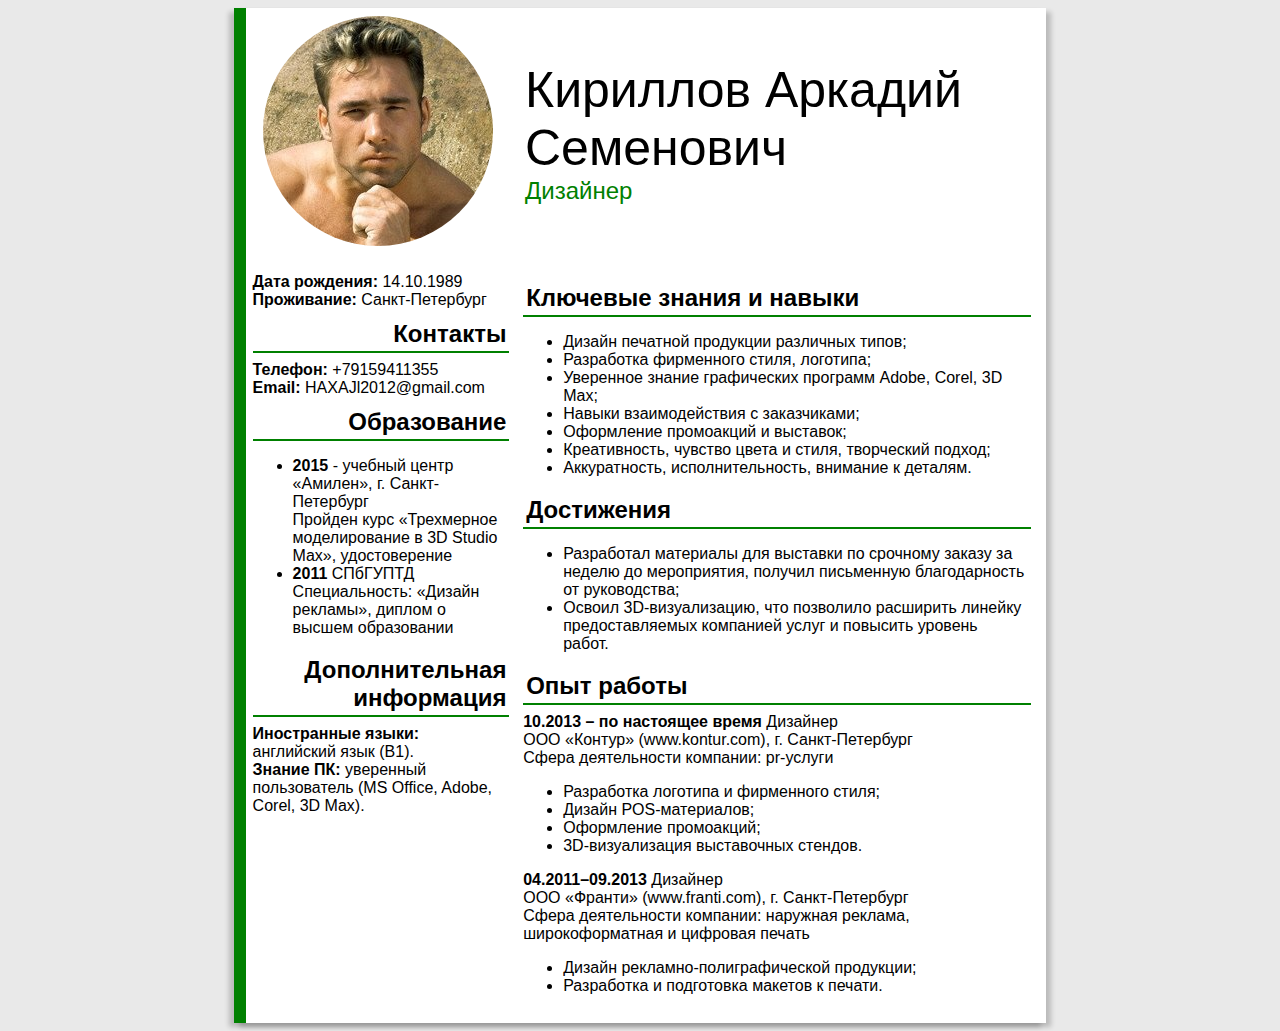
<file: HTML + CSS/index.html>
<!DOCTYPE HTML PUBLIC "-//W3C//DTD HTML 4.01//EN" "http://www.w3.org/TR/html4/strict.dtd">
<html>
	<head>
		<title>CV</title>
		<meta http-equiv="Content-Type" content="text/html; charset=utf-8">
		<link rel="stylesheet" type="text/css" href="style.css" />
	</head>
	<body>
		<div id="wrapper">
			<div id="header">
				<div class="left_column">
					<div class="center_vertically center_horizontally">
					<img src="images/avatar.jpg" id="avatar">
				</div>
				</div>
				<div class="right_column">
					<div class="center_vertically">
						<div id="header_name">Кириллов Аркадий Семенович</div>
						<div id="header_position">Дизайнер</div>
					</div>
				</div>
			</div>
			<div id="content">
				<div class="left_column">
					<div class="content_section">
						<b>Дата рождения:</b> 14.10.1989 <br> 
						<b>Проживание:</b> Санкт-Петербург<br> 
					</div>
					<div class="content_section">
						<div class="section_title">Контакты</div>
						<b>Телефон:</b> +79159411355<br>
						<b>Email:</b> HAXAJl2012@gmail.com<br>
					</div>
					<div class="content_section">
						<div class="section_title">Образование</div>
							<ul>
								<li><b>2015</b> - yчебный центр «Амилен», г. Санкт-Петербург<br>
									Пройден курс «Трехмерное моделирование в 3D Studio Max», удостоверение</li>
								<li><b>2011</b> СПбГУПТД<br>
									Специальность: «Дизайн рекламы», диплом о высшем образовании</li>
							</ul>
					</div>
					<div class="content_section">
						<div class="section_title">Дополнительная информация</div>
							<b>Иностранные языки:</b> английский язык (B1).<br>
							<b>Знание ПК:</b> уверенный пользователь (MS Office, Adobe, Corel, 3D Max).
					</div>
				</div>

				<div class="right_column">
					<div class="content_section">
						<div class="section_title">Ключевые знания и навыки</div>
						 <ul>
						 	<li>Дизайн печатной продукции различных типов;</li>
							<li>Разработка фирменного стиля, логотипа;</li>
							<li>Уверенное знание графических программ Adobe, Corel, 3D Max;</li>
							<li>Навыки взаимодействия с заказчиками;</li>
							<li>Оформление промоакций и выставок;</li>
							<li>Креативность, чувство цвета и стиля, творческий подход;</li>
							<li>Аккуратность, исполнительность, внимание к деталям.</li>
						 </ul>
					</div>
					<div class="content_section">
						<div class="section_title">Достижения</div>
							 <ul>
							 	<li>Разработал материалы для выставки по срочному заказу за неделю до мероприятия, получил письменную благодарность от руководства;</li>
							 	<li>Освоил 3D-визуализацию, что позволило расширить линейку предоставляемых компанией услуг и повысить уровень работ.</li>
							 </ul>
					</div>
					<div class="content_section">
						<div class="section_title">Опыт работы</div>
							<b>10.2013 – по настоящее время</b> Дизайнер<br>  
							ООО «Контур» (www.kontur.com), г. Санкт-Петербург<br>
							Сфера деятельности компании: pr-услуги
							<ul>
								<li>Разработка логотипа и фирменного стиля;</li>
								<li>Дизайн POS-материалов;</li>
								<li>Оформление промоакций;</li>
								<li>3D-визуализация выставочных стендов.</li>
							</ul>
							<b>04.2011–09.2013</b> Дизайнер<br>
							ООО «Франти» (www.franti.com), г. Санкт-Петербург<br>
							Сфера деятельности компании: наружная реклама, широкоформатная и цифровая печать
							<ul>
								<li>Дизайн рекламно-полиграфической продукции;</li>
								<li>Разработка и подготовка макетов к печати.</li>
							</ul>
					</div>
				</div>
			</div>
		</div>
	</body>
</html>
</file>
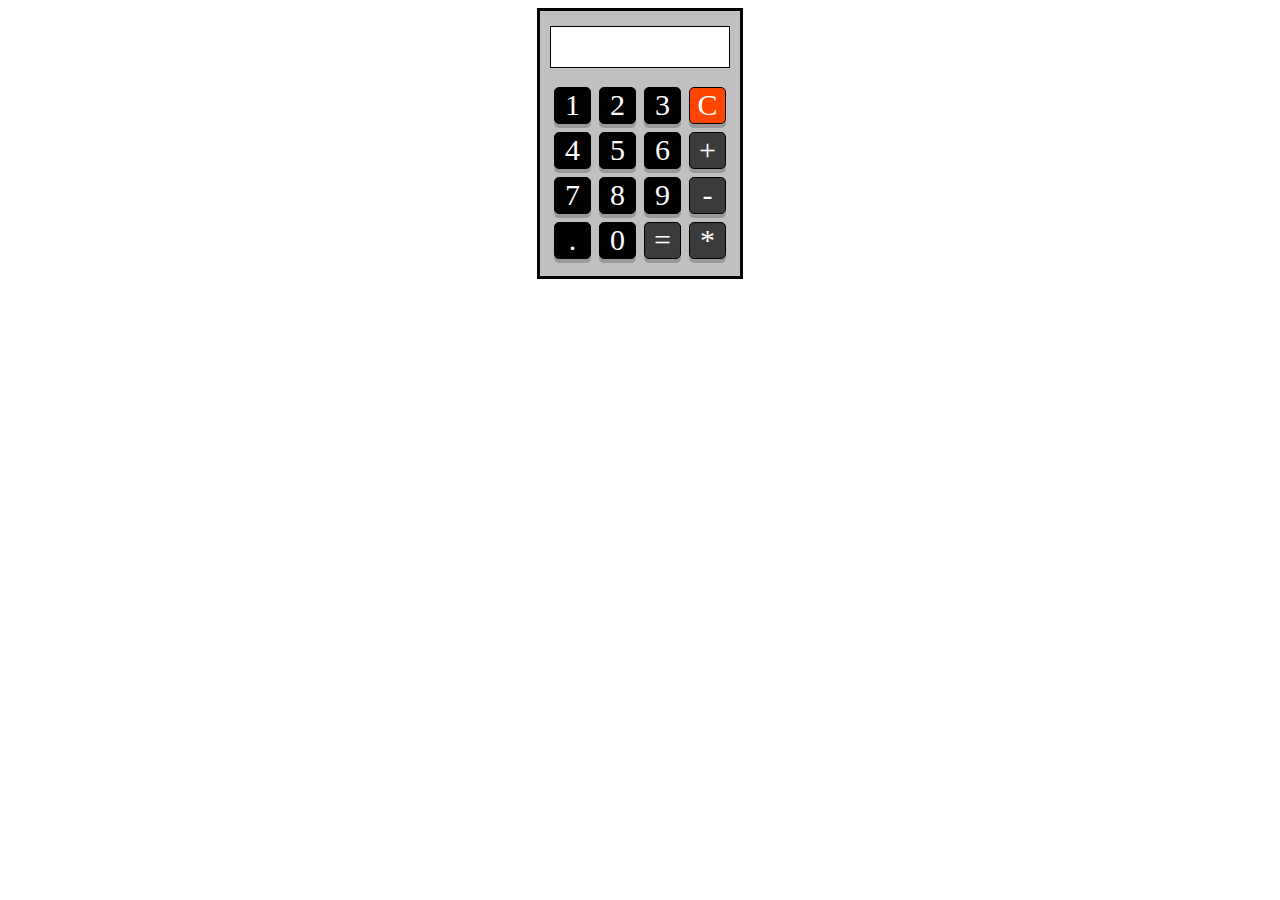
<file: Javascript HW 3/index.html>
<!DOCTYPE html>
<html>

<head>
  <meta charset="utf-8">
  <title>Calculator</title>
  <link rel="stylesheet" type="text/css" href="style.css">
</head>

<body>
  <div id="calculator">
    <div id="result">
      <div id="previousResultText"></div>
      <div id="resultText"> </div>
    </div>
    <div id="buttons">
      <div class="calculatorButton digitButton">1</div>
      <div class="calculatorButton digitButton">2</div>
      <div class="calculatorButton digitButton">3</div>
      <div class="calculatorButton clearButton">C</div>
      <div class="calculatorButton digitButton">4</div>
      <div class="calculatorButton digitButton">5</div>
      <div class="calculatorButton digitButton">6</div>
      <div class="calculatorButton operationButton">+</div>
      <div class="calculatorButton digitButton">7</div>
      <div class="calculatorButton digitButton">8</div>
      <div class="calculatorButton digitButton">9</div>
      <div class="calculatorButton operationButton">-</div>
      <div class="calculatorButton digitButton">.</div>
      <div class="calculatorButton digitButton">0</div>
      <div class="calculatorButton equalsButton">=</div>
      <div class="calculatorButton operationButton">*</div>

    </div>
  </div>

  <script src="script.js"></script>
</body>

</html>
</file>
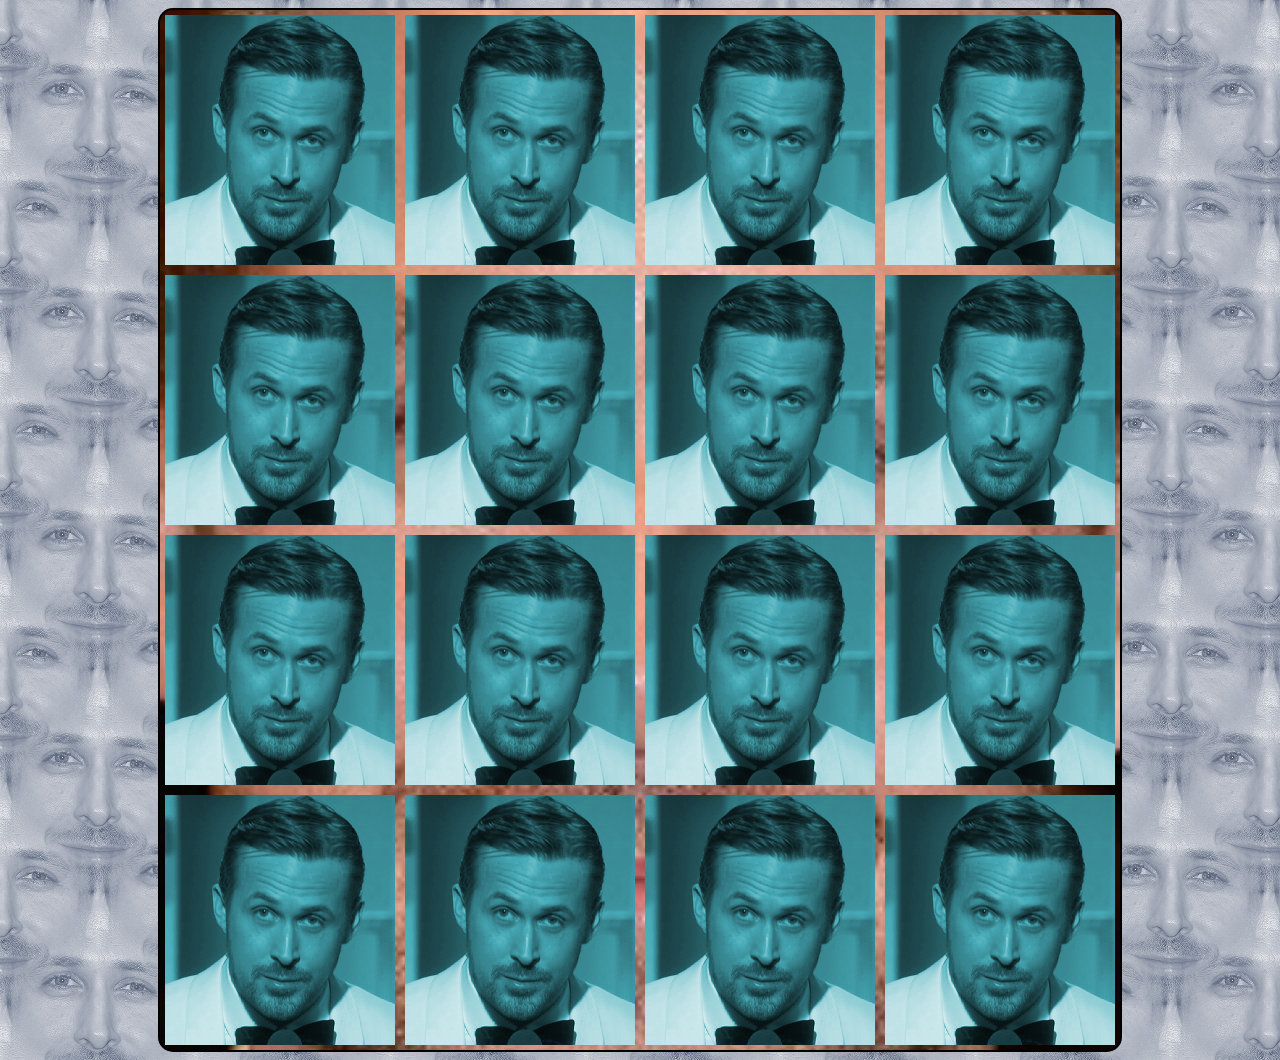
<file: JS/Task 2.7/index.html>
<!DOCTYPE HTML>
<html>
	<head>
		<meta http-equiv="Content-Type" content="text/html; charset=utf-8">
		<title>Memory card game</title>
		<link rel="stylesheet" href="style.css">
	</head>
	<body>
		<div id="game-container">
			<div id="cards">
				<!-- Content is dynamically generated -->
			</div>
		</div>
		<script src="script.js"></script>
	</body>
</html>
</file>
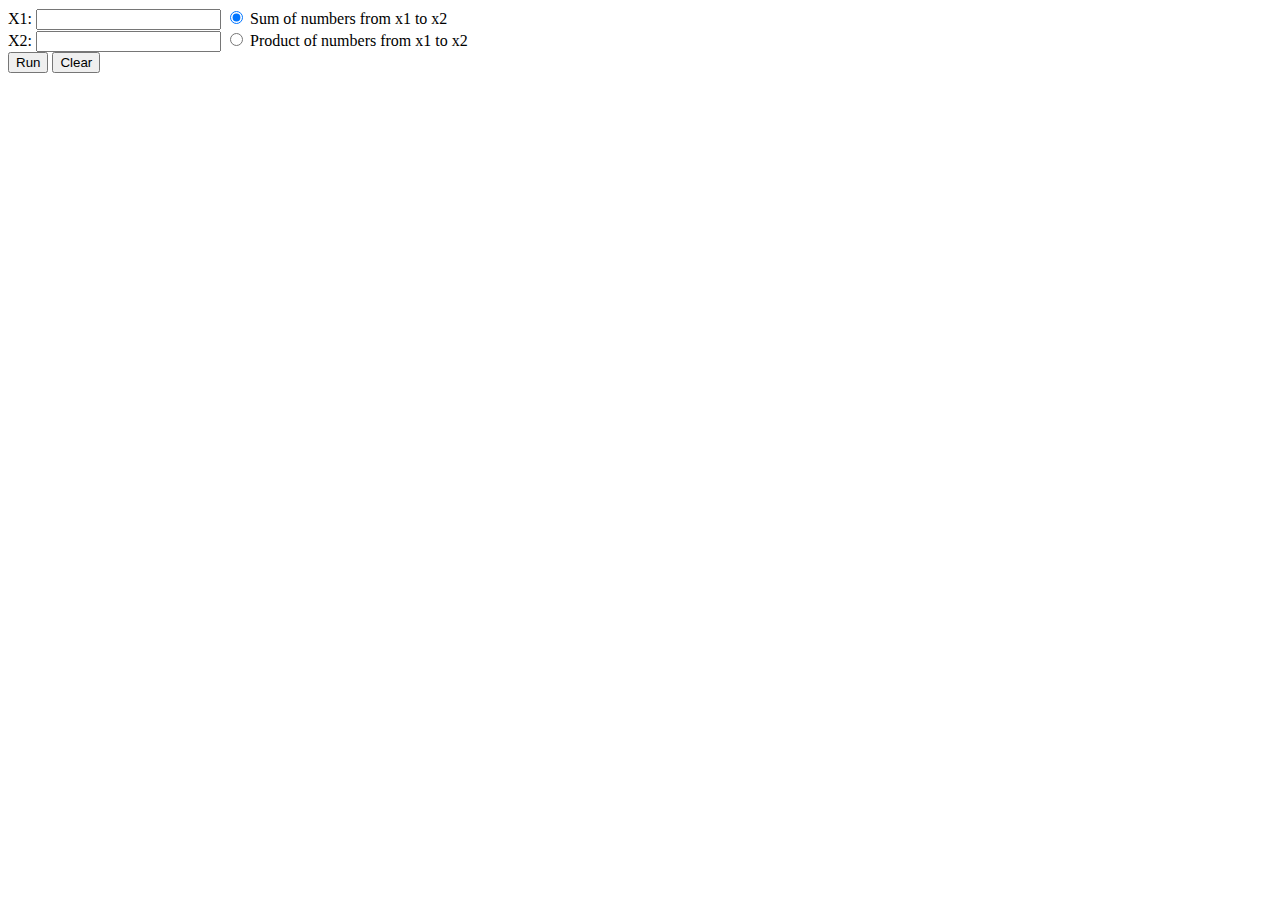
<file: JS/Tasks 1-2.6/index.html>
<!DOCTYPE HTML>
<html>
	<head>
		<script src="script.js"></script>
		<meta http-equiv="Content-Type" content="text/html; charset=utf-8">
	</head>
	<body>
		X1: <input type="text" id="x1"> 
		<input type="radio" id = "operationChoice1" name="operation" value="sum" checked = "true">
		<label for="operationChoice1">Sum of numbers from x1 to x2</label></br>
		X2: <input type="text" id="x2"> 
		<input type="radio" id = "operationChoice2" name="operation" value="mult">
		<label for="operationChoice2">Product of numbers from x1 to x2</label></br>
		<input type="button" value="Run" onclick="buttonClick()">
		<input type="button" value="Clear" onclick="buttonClickClear()"></br>
		<div id="result"></div>
	</body>
</html>
</file>
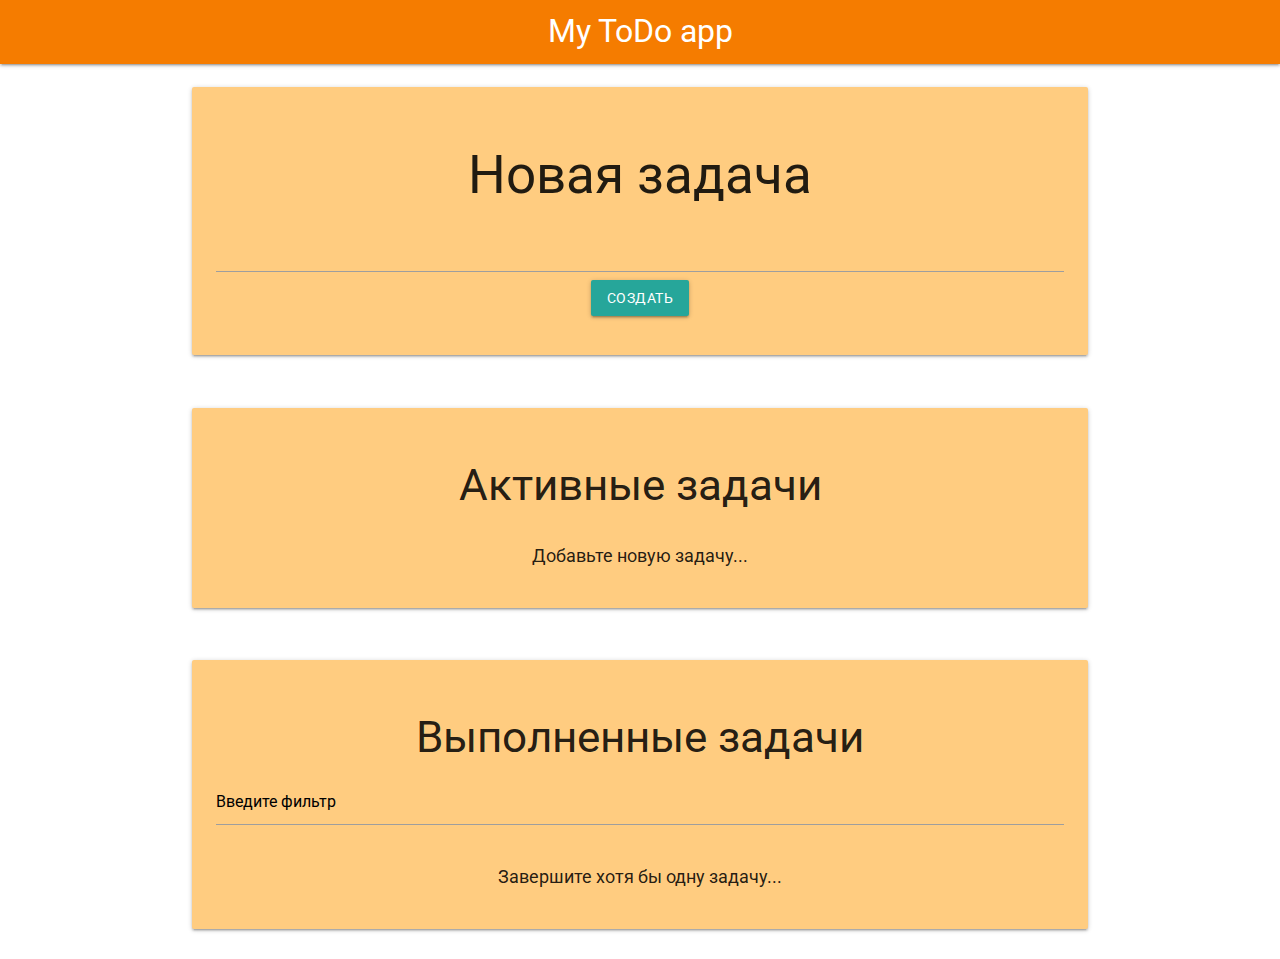
<file: Javascript HW 2/example.html>
<!DOCTYPE html>
<html>

<head>
  <meta charset="utf-8">
  <!-- Content Type Meta tag -->
  <meta http-equiv="X-UA-Compatible" content="IE=edge">

  <title>Example page</title>

  <!--Responsive Viewport Meta tag-->
  <meta name="viewport" content="width=device-width, initial-scale=1">

  <!-- Roboto font embed -->
  <link href="https://fonts.googleapis.com/css?family=Roboto:400,500,700" rel="stylesheet">
  <!-- Materialize embed style -->
  <link rel="stylesheet" href="https://cdnjs.cloudflare.com/ajax/libs/materialize/1.0.0/css/materialize.min.css">
  <!-- Stylesheets -->
  <link rel="stylesheet" type="text/css" media="screen" href="main.css">
</head>

<body>
  <header>
    <nav class="orange darken-2">
      <div class="nav-wrapper">
        <a href="example.html" class="brand-logo center">My ToDo app</a>
      </div>
    </nav>
  </header>

  <main class="container">
    <section class="section">
      <div class="create-wrap center card-panel orange lighten-3">
        <h2>Новая задача</h2>
        <div class="input-field">
          <input id="input-create" type="text">
          <button id="btn-create" type="button" class="waves-effect waves-light btn">Создать</button>
        </div>
      </div>
    </section>

    <section class="section">
      <div class="list-wrap card-panel orange lighten-3">
        <h3 class="center">Активные задачи</h3>
        <ul class="collection" id="todo-list"></ul>
      </div>
    </section>

    <section class="section">
      <div class="list-wrap card-panel orange lighten-3">
        <h3 class="center">Выполненные задачи</h3>
        <div class="input-field">
          <input id="input-filter-done" type="text" placeholder="Введите фильтр">
        </div>
        <ul class="collection" id="done-list"></ul>
      </div>
    </section>
  </main>

  <!-- JavaScripts -->
  <script src="main.js"></script>
</body>

</html>
</file>
<file: HTML + CSS/style.css>
body {
      background-color: #E9E9E9;
}

#wrapper {
      background: white;
      width: 800px;
      font-family: sans-serif; 
      margin: 0 auto;
      border-left: 12px solid green;
      box-shadow: 5px 4px 5px 0 rgba(0, 0, 0, 0.2), -5px 4px 5px 0 rgba(0, 0, 0, 0.2);
}

#header {
      height: 250px;
      margin-bottom: 15px;
}

#content {
      height: 750px;
}

#header_name {
      margin-left: 15px;
      font-size: 50px;
}

#header_position {
      margin-left: 15px;
      color: green;
      font-size: 24px;
}

#avatar {
      border-radius: 50%;
      margin: 0 auto;
}

.left_column {
      position: relative;
      float: left;
      width: 33%;
      height: 100%;
}

.right_column {
      position: relative;
      float: left;
      width: 66%;
      height: 100%;
}

.center_vertically {
      position: absolute;
      margin: 0;
      top: 50%;
      transform: translateY(-50%);
}

.center_horizontally {
      position: absolute;
      margin: 0;
      left: 50%;
      transform: translateX(-50%);
}

.center_vertically.center_horizontally {
      transform: translate(-50%, -50%);
}

.content_section {
      width: 95%;
      margin: auto;
}

.section_title {
      width: 100%;
      margin: 8px 0;
      padding: 3px;
      font-size: 24px;
      font-weight: bold;
      border-bottom: 2px solid green;
}

.left_column .section_title {
      text-align: right;
}

.right_column .section_title {
      text-align: left;
}
</file>
<file: Javascript HW 3/style.css>
#calculator {
  margin: auto;
  width: 200px;
  height: 265px;  
  background-color: silver;
  border: 3px solid black;
}

#result {
  position: relative;
  background-color: white;
  height: 40px;
  border: 1px solid black;
  margin: 15px 10px;
}

#resultText {
  position: absolute;
  right: 2px;
  bottom: 2px;
  font-size: 22px;
}

#previouisResultText {
  position: absolute;
  left: 2px;
  top: 2px;
  font-size: 12px;
}

#buttons {
  margin: 15px 10px;
  font-size: 0;
  text-align: center;
}

.calculatorButton {
  display: inline-block;
  margin: 4px;
  width: 35px;
  height: 35px;
  border: 1px solid black;
  border-radius: 5px;
  font-size: 30px;
  user-select: none;
  box-shadow: 0 4px #999;
}

.digitButton {
  background-color: black;
  color: white;
}

.operationButton, .equalsButton {
  background-color: rgb(59, 59, 59);
  color: white;
}

.clearButton {
  background-color: orangered;
  color: white;
}

.calculatorButton:hover {
  cursor: pointer;
}

.calculatorButton:active {
  box-shadow: 0 2px #666;
  transform: translateY(2px);
}
</file>
<file: JS/Task 2.7/style.css>
body {
    background-image: url(images/body_bg.jpg);
    background-repeat: repeat;
    background-blend-mode: lighten;
}

#game-container {
    margin:auto;
    width: 960px;
    background: url(images/bg.jpg);
    background-repeat: no-repeat;
    background-position: center;
    background-size: 100%;
    overflow: hidden;
    border: 2px solid black;
    border-radius: 15px;
}

#cards {
    width: 100%;
}

.card {
    width: 230px;
    height: 250px;
    float: left;
    margin: 5px;
}

.card:not(.removed) {
    cursor: pointer;
}
  
.card-inner {
    position: relative;
    width: 100%;
    height: 100%;
    transition: transform 0.8s ease;
    transform-style: preserve-3d;
}

.card-inner:hover {
    transform: scale(0.9);
}

.card.flipped .card-inner {
    transform: rotateY(180deg);
}
  
.card.removed .card-front {
    opacity: 0;
}

.card-front, .card-back {
    position: absolute;
    width: 100%;
    height: 100%;
    backface-visibility: hidden;
}

.card-front {
    transition: opacity 0.3s;
    transform: rotateY(180deg);
}
</file>
<file: Javascript HW 2/main.css>
.collection {
  border: none;
}

.collection .collection-item {
  background-color: #ffa726;
  border-radius: 3px;
}

.item-text {
  font-size: 20px;
}

.item {
  min-height: 34px;
}

#todo-list:empty:after {
  content: 'Добавьте новую задачу...';
  width: 100%;
  display: block;
  text-align: center;
  font-size: 18px;
  margin: 15px 0 0;
}

#done-list:empty:after {
  content: 'Завершите хотя бы одну задачу...';
  width: 100%;
  display: block;
  text-align: center;
  font-size: 18px;
  margin: 15px 0 0;
}

.input-field ::placeholder {
  color: black;
}
</file>
